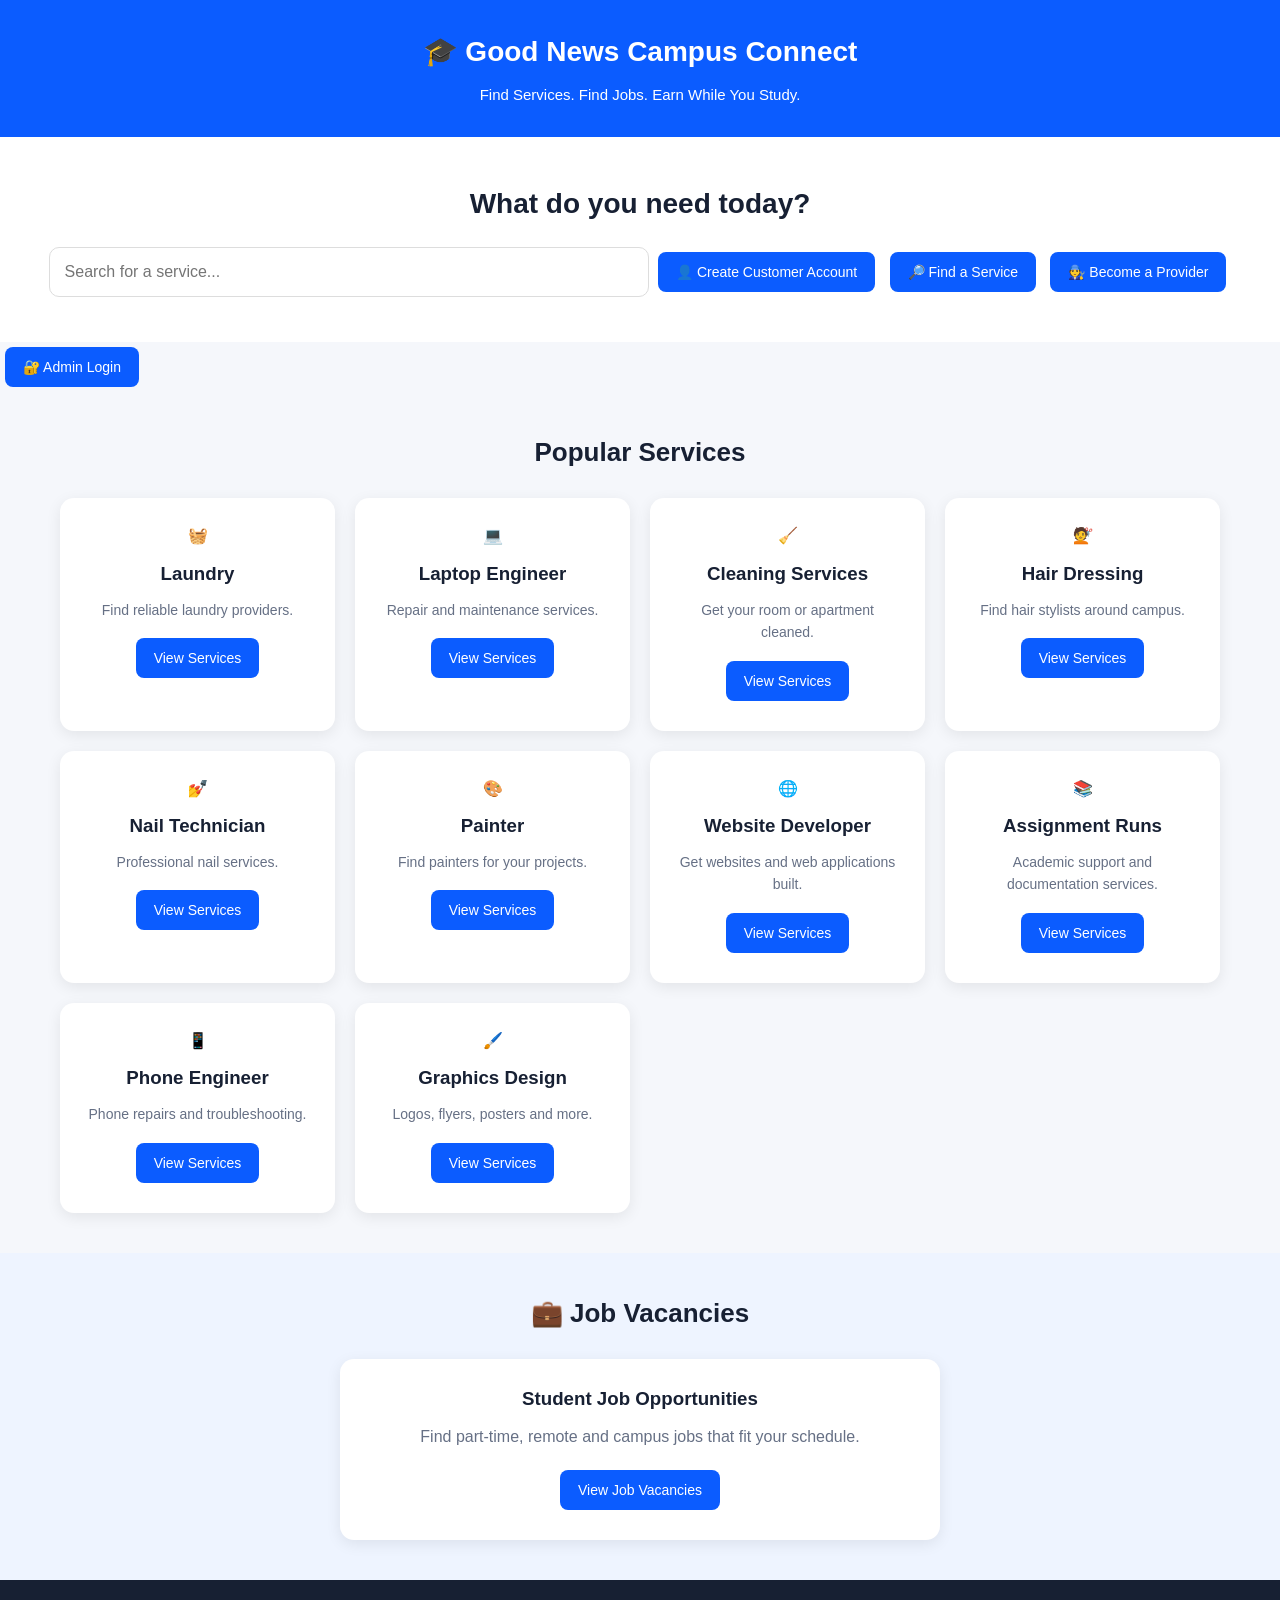
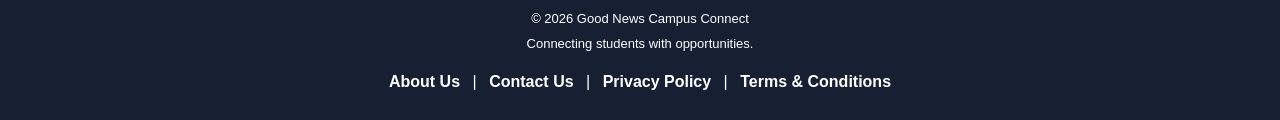
<file: index.html>
<!DOCTYPE html>
<html lang="en">
<head>
  <meta charset="UTF-8">
  <meta name="viewport" content="width=device-width, initial-scale=1.0">
  <title>Good News Campus Connect</title>
  <link rel="stylesheet" href="style.css">
</head>

<body>

<header>
  <h1>🎓 Good News Campus Connect</h1>
  <p>Find Services. Find Jobs. Earn While You Study.</p>
</header>

<section class="hero">
  <h2>What do you need today?</h2>

  <input
    type="text"
    id="search"
    placeholder="Search for a service..."
  >

  <button onclick="window.location.href='customer.html'">
    👤 Create Customer Account
  </button>

  <button onclick="window.location.href='providers.html'">
    🔎 Find a Service
  </button>

  <button onclick="window.location.href='provider.html'">
    🧑‍🔧 Become a Provider
  </button>
</section>
<button type="button" onclick="window.location.href='admin.html'">
  🔐 Admin Login
</button>

</section>

<section class="services">

  <h2>Popular Services</h2>

  <div class="service-grid">

    <div class="service-card">
      🧺
      <h3>Laundry</h3>
      <p>Find reliable laundry providers.</p>
      <button onclick="window.location.href='providers.html?service=Laundry'">
        View Services
      </button>
    </div>

    <div class="service-card">
      💻
      <h3>Laptop Engineer</h3>
      <p>Repair and maintenance services.</p>
      <button onclick="window.location.href='providers.html?service=Laptop%20Engineer'">
        View Services
      </button>
    </div>

    <div class="service-card">
      🧹
      <h3>Cleaning Services</h3>
      <p>Get your room or apartment cleaned.</p>
      <button onclick="window.location.href='providers.html?service=Cleaning%20Services'">
        View Services
      </button>
    </div>

    <div class="service-card">
      💇
      <h3>Hair Dressing</h3>
      <p>Find hair stylists around campus.</p>
      <button onclick="window.location.href='providers.html?service=Hair%20Dressing'">
        View Services
      </button>
    </div>

    <div class="service-card">
      💅
      <h3>Nail Technician</h3>
      <p>Professional nail services.</p>
      <button onclick="window.location.href='providers.html?service=Nail%20Technician'">
        View Services
      </button>
    </div>

    <div class="service-card">
      🎨
      <h3>Painter</h3>
      <p>Find painters for your projects.</p>
      <button onclick="window.location.href='providers.html?service=Painter'">
        View Services
      </button>
    </div>

    <div class="service-card">
      🌐
      <h3>Website Developer</h3>
      <p>Get websites and web applications built.</p>
      <button onclick="window.location.href='providers.html?service=Website%20Developer'">
        View Services
      </button>
    </div>

    <div class="service-card">
      📚
      <h3>Assignment Runs</h3>
      <p>Academic support and documentation services.</p>
      <button onclick="window.location.href='providers.html?service=Assignment%20Runs'">
        View Services
      </button>
    </div>

    <div class="service-card">
      📱
      <h3>Phone Engineer</h3>
      <p>Phone repairs and troubleshooting.</p>
      <button onclick="window.location.href='providers.html?service=Phone%20Engineer'">
        View Services
      </button>
    </div>

    <div class="service-card">
      🖌️
      <h3>Graphics Design</h3>
      <p>Logos, flyers, posters and more.</p>
      <button onclick="window.location.href='providers.html?service=Graphics%20Design'">
        View Services
      </button>
    </div>

  </div>
</section>

<section class="jobs">
  <h2>💼 Job Vacancies</h2>

  <div class="job-card">
    <h3>Student Job Opportunities</h3>
    <p>
      Find part-time, remote and campus jobs that fit your schedule.
    </p>

    <button onclick="window.location.href='jobs.html'">
  View Job Vacancies
    </button>
     <div>
        </section>
  <footer>  <p>© 2026 Good News Campus Connect</p>  <p>Connecting students with opportunities.</p>  <div class="footer-links"><a href="about.html">About Us</a>

<span>|</span>

<a href="contact.html">Contact Us</a>

<span>|</span>

<a href="privacy.html">Privacy Policy</a>

<span>|</span>

<a href="terms.html">Terms & Conditions</a>

  </div></footer>

  </body>
  </html>
</file>
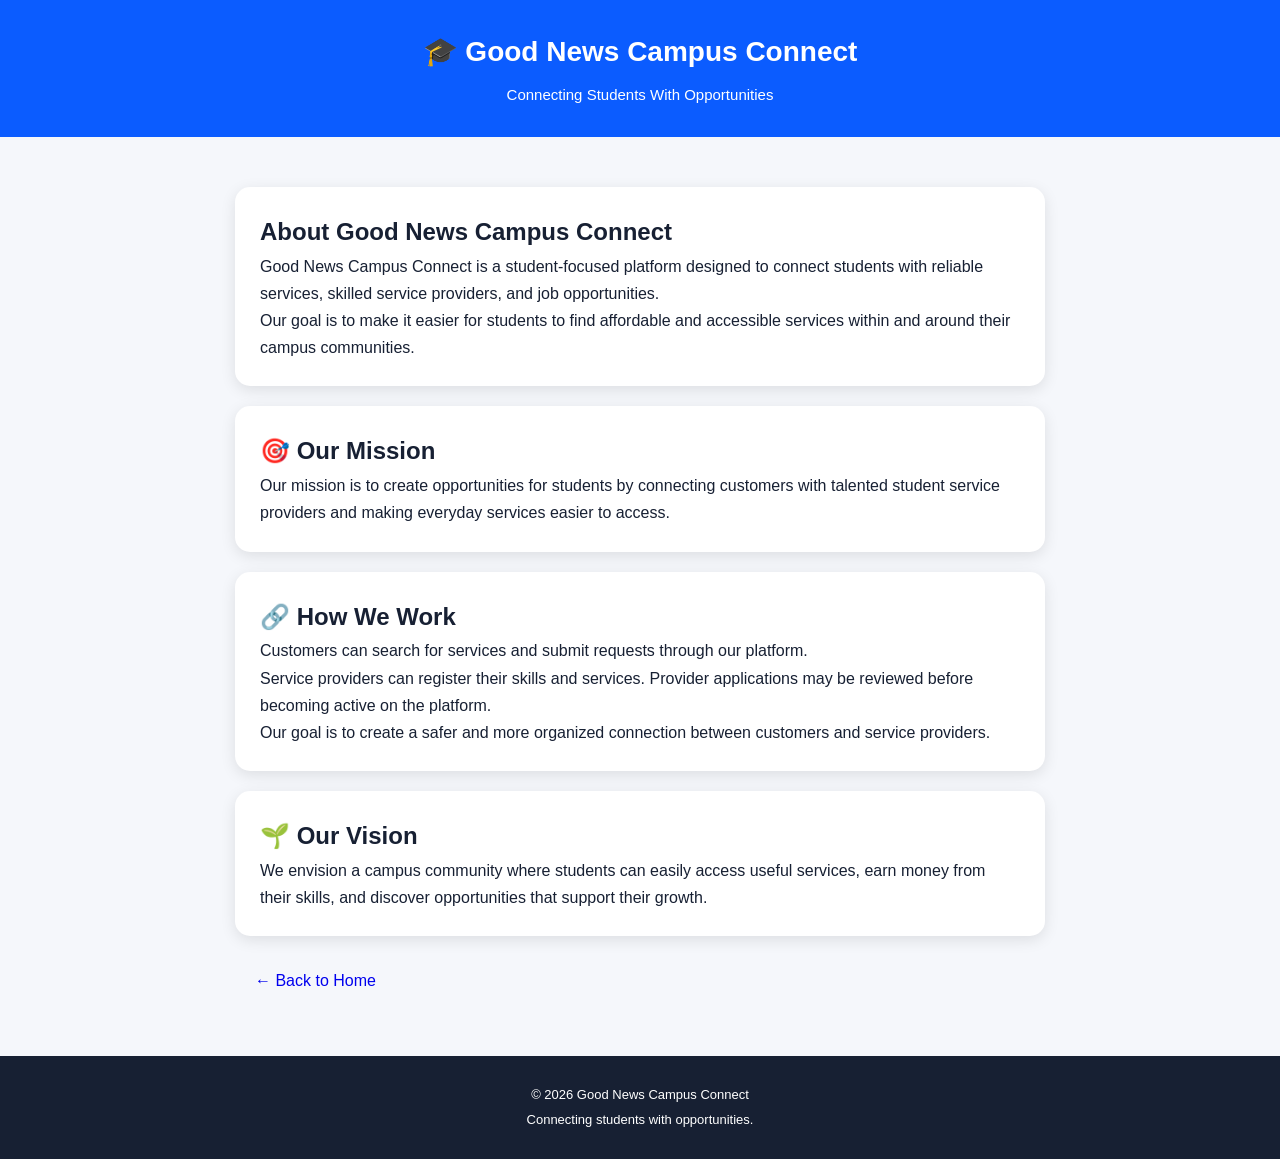
<file: about.html>
<!DOCTYPE html><html lang="en">
<head>
  <meta charset="UTF-8">
  <meta name="viewport" content="width=device-width, initial-scale=1.0">  <title>About Us - Good News Campus Connect</title>  <link rel="stylesheet" href="style.css">  <style>
    .about-container {
      max-width: 850px;
      margin: 30px auto;
      padding: 20px;
    }

    .about-card {
      background: white;
      padding: 25px;
      margin-bottom: 20px;
      border-radius: 15px;
      box-shadow: 0 4px 15px rgba(0,0,0,0.1);
      line-height: 1.7;
    }

    .back-btn {
      display: inline-block;
      padding: 12px 20px;
      text-decoration: none;
      border-radius: 8px;
    }
  </style></head><body><header>
  <h1>🎓 Good News Campus Connect</h1>
  <p>Connecting Students With Opportunities</p>
</header><div class="about-container">  <div class="about-card"><h2>About Good News Campus Connect</h2>

<p>
  Good News Campus Connect is a student-focused platform
  designed to connect students with reliable services,
  skilled service providers, and job opportunities.
</p>

<p>
  Our goal is to make it easier for students to find
  affordable and accessible services within and around
  their campus communities.
</p>

  </div>  <div class="about-card"><h2>🎯 Our Mission</h2>

<p>
  Our mission is to create opportunities for students by
  connecting customers with talented student service providers
  and making everyday services easier to access.
</p>

  </div>  <div class="about-card"><h2>🔗 How We Work</h2>

<p>
  Customers can search for services and submit requests
  through our platform.
</p>

<p>
  Service providers can register their skills and services.
  Provider applications may be reviewed before becoming active
  on the platform.
</p>

<p>
  Our goal is to create a safer and more organized connection
  between customers and service providers.
</p>

  </div>  <div class="about-card"><h2>🌱 Our Vision</h2>

<p>
  We envision a campus community where students can easily
  access useful services, earn money from their skills,
  and discover opportunities that support their growth.
</p>

  </div>  <a href="index.html" class="back-btn">
    ← Back to Home
  </a></div><footer>  <p>© 2026 Good News Campus Connect</p>  <p>
    Connecting students with opportunities.
  </p></footer></body>
  </html>
</file>
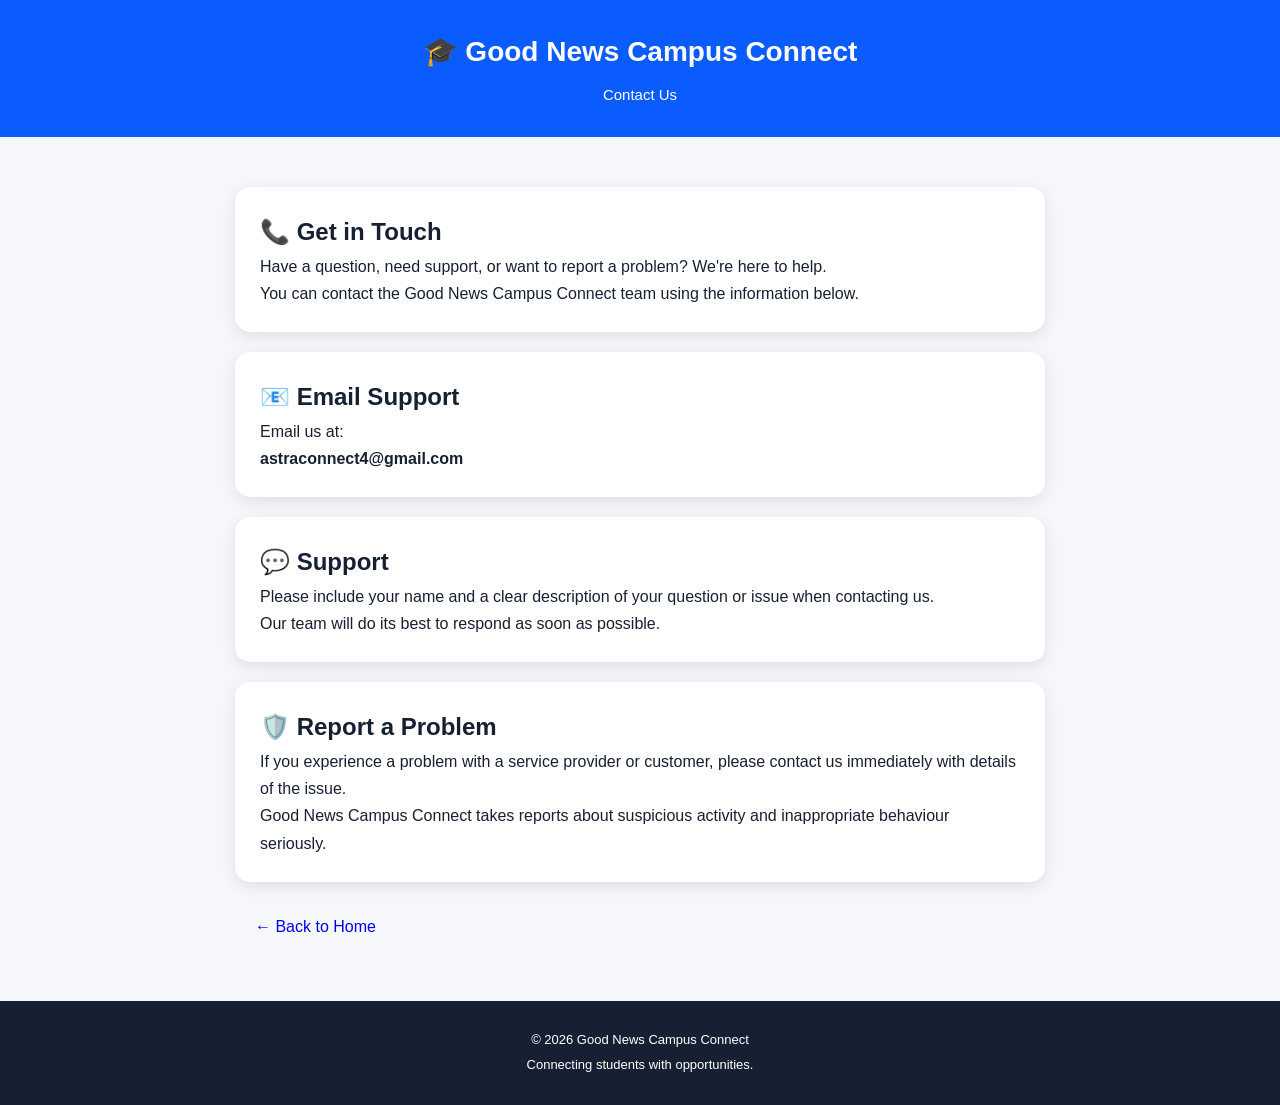
<file: contact.html>
<!DOCTYPE html><html lang="en">
<head>
  <meta charset="UTF-8">
  <meta name="viewport" content="width=device-width, initial-scale=1.0">  <title>Contact Us - Good News Campus Connect</title>  <link rel="stylesheet" href="style.css">  <style>
    .contact-container {
      max-width: 850px;
      margin: 30px auto;
      padding: 20px;
    }

    .contact-card {
      background: white;
      padding: 25px;
      margin-bottom: 20px;
      border-radius: 15px;
      box-shadow: 0 4px 15px rgba(0,0,0,0.1);
      line-height: 1.7;
    }

    .contact-card a {
      word-break: break-word;
    }

    .back-btn {
      display: inline-block;
      padding: 12px 20px;
      text-decoration: none;
      border-radius: 8px;
    }

    @media (max-width: 600px) {
      .contact-container {
        padding: 15px;
      }

      .contact-card {
        padding: 20px;
      }
    }
  </style></head><body><header>
  <h1>🎓 Good News Campus Connect</h1>
  <p>Contact Us</p>
</header><div class="contact-container">  <div class="contact-card"><h2>📞 Get in Touch</h2>

<p>
  Have a question, need support, or want to report a problem?
  We're here to help.
</p>

<p>
  You can contact the Good News Campus Connect team using
  the information below.
</p>

  </div>  <div class="contact-card"><h2>📧 Email Support</h2>

<p>
  Email us at:
</p>

<p>
  <strong>
    astraconnect4@gmail.com
  </strong>
</p>

  </div>  <div class="contact-card"><h2>💬 Support</h2>

<p>
  Please include your name and a clear description of your
  question or issue when contacting us.
</p>

<p>
  Our team will do its best to respond as soon as possible.
</p>

  </div>  <div class="contact-card"><h2>🛡️ Report a Problem</h2>

<p>
  If you experience a problem with a service provider or
  customer, please contact us immediately with details of
  the issue.
</p>

<p>
  Good News Campus Connect takes reports about suspicious
  activity and inappropriate behaviour seriously.
</p>

  </div>  <a href="index.html" class="back-btn">
    ← Back to Home
  </a></div><footer>  <p>© 2026 Good News Campus Connect</p>  <p>
    Connecting students with opportunities.
  </p></footer></body>
  </html>
</file>
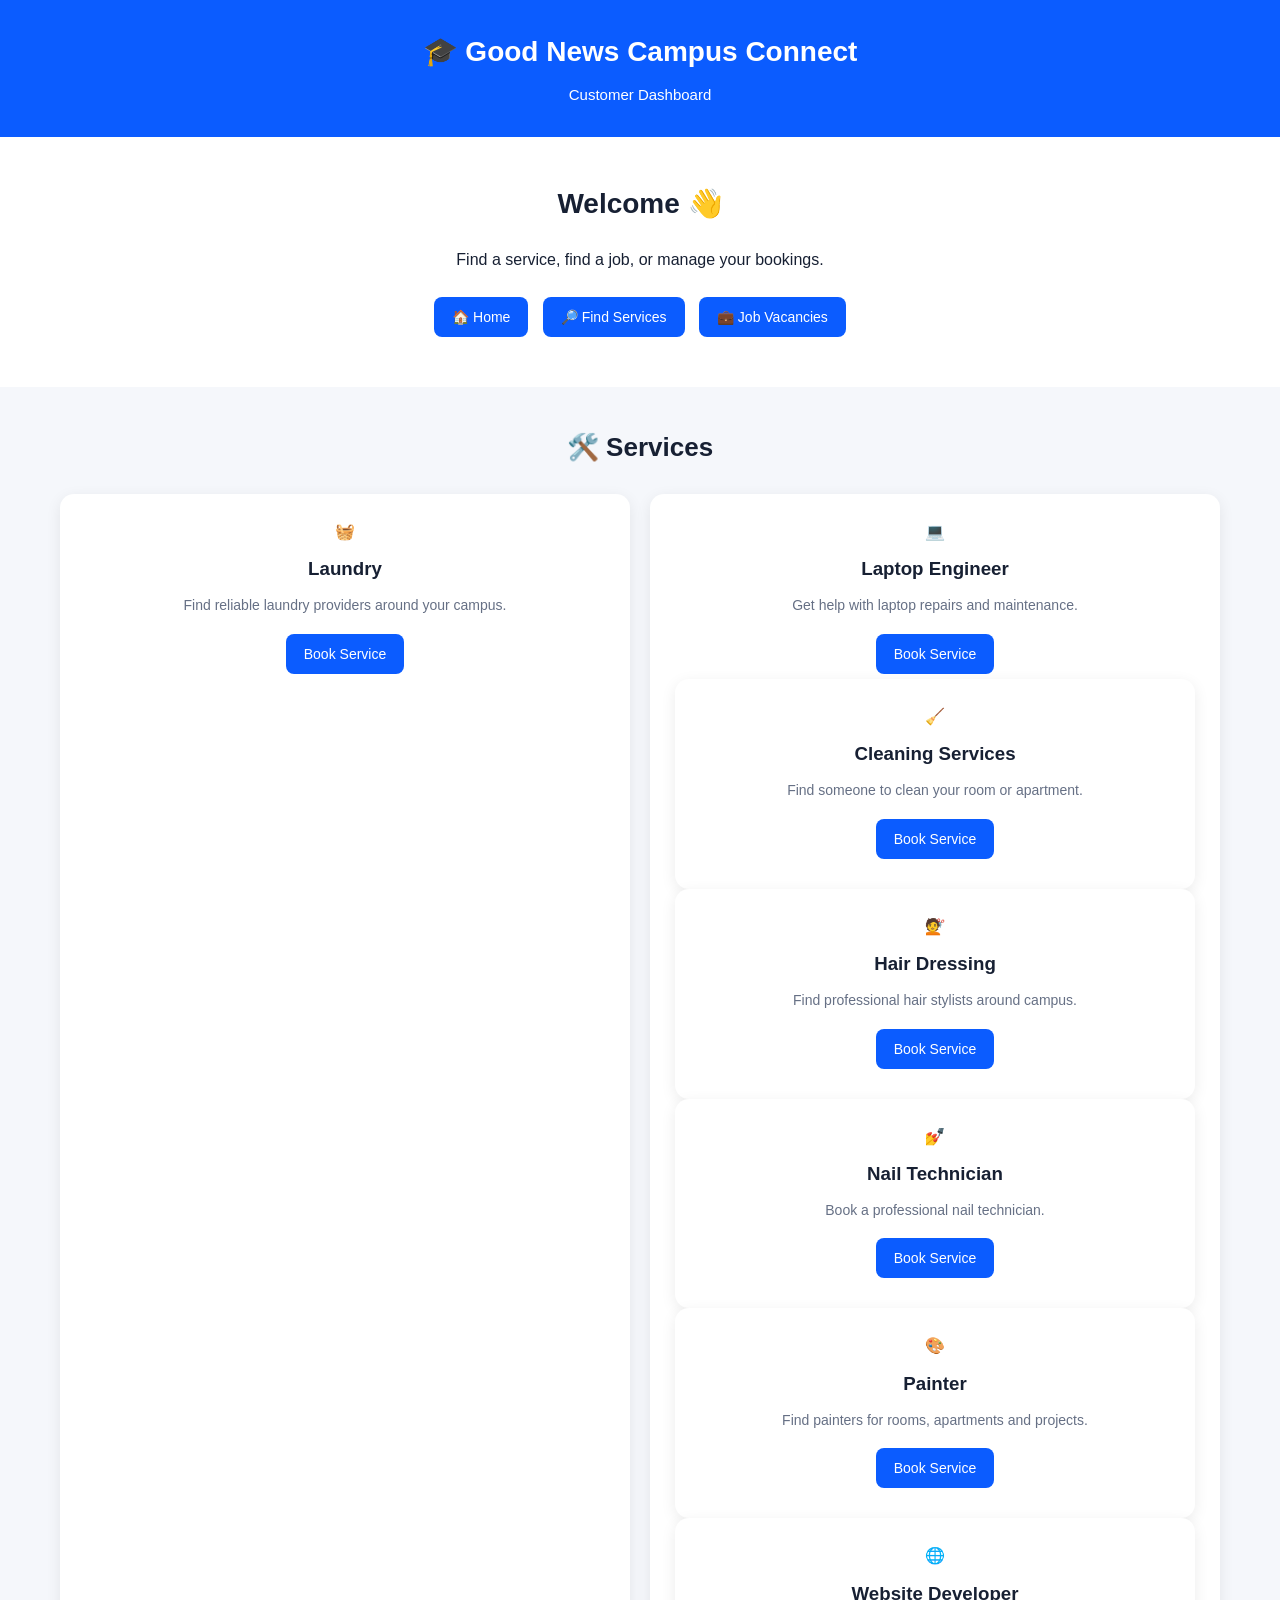
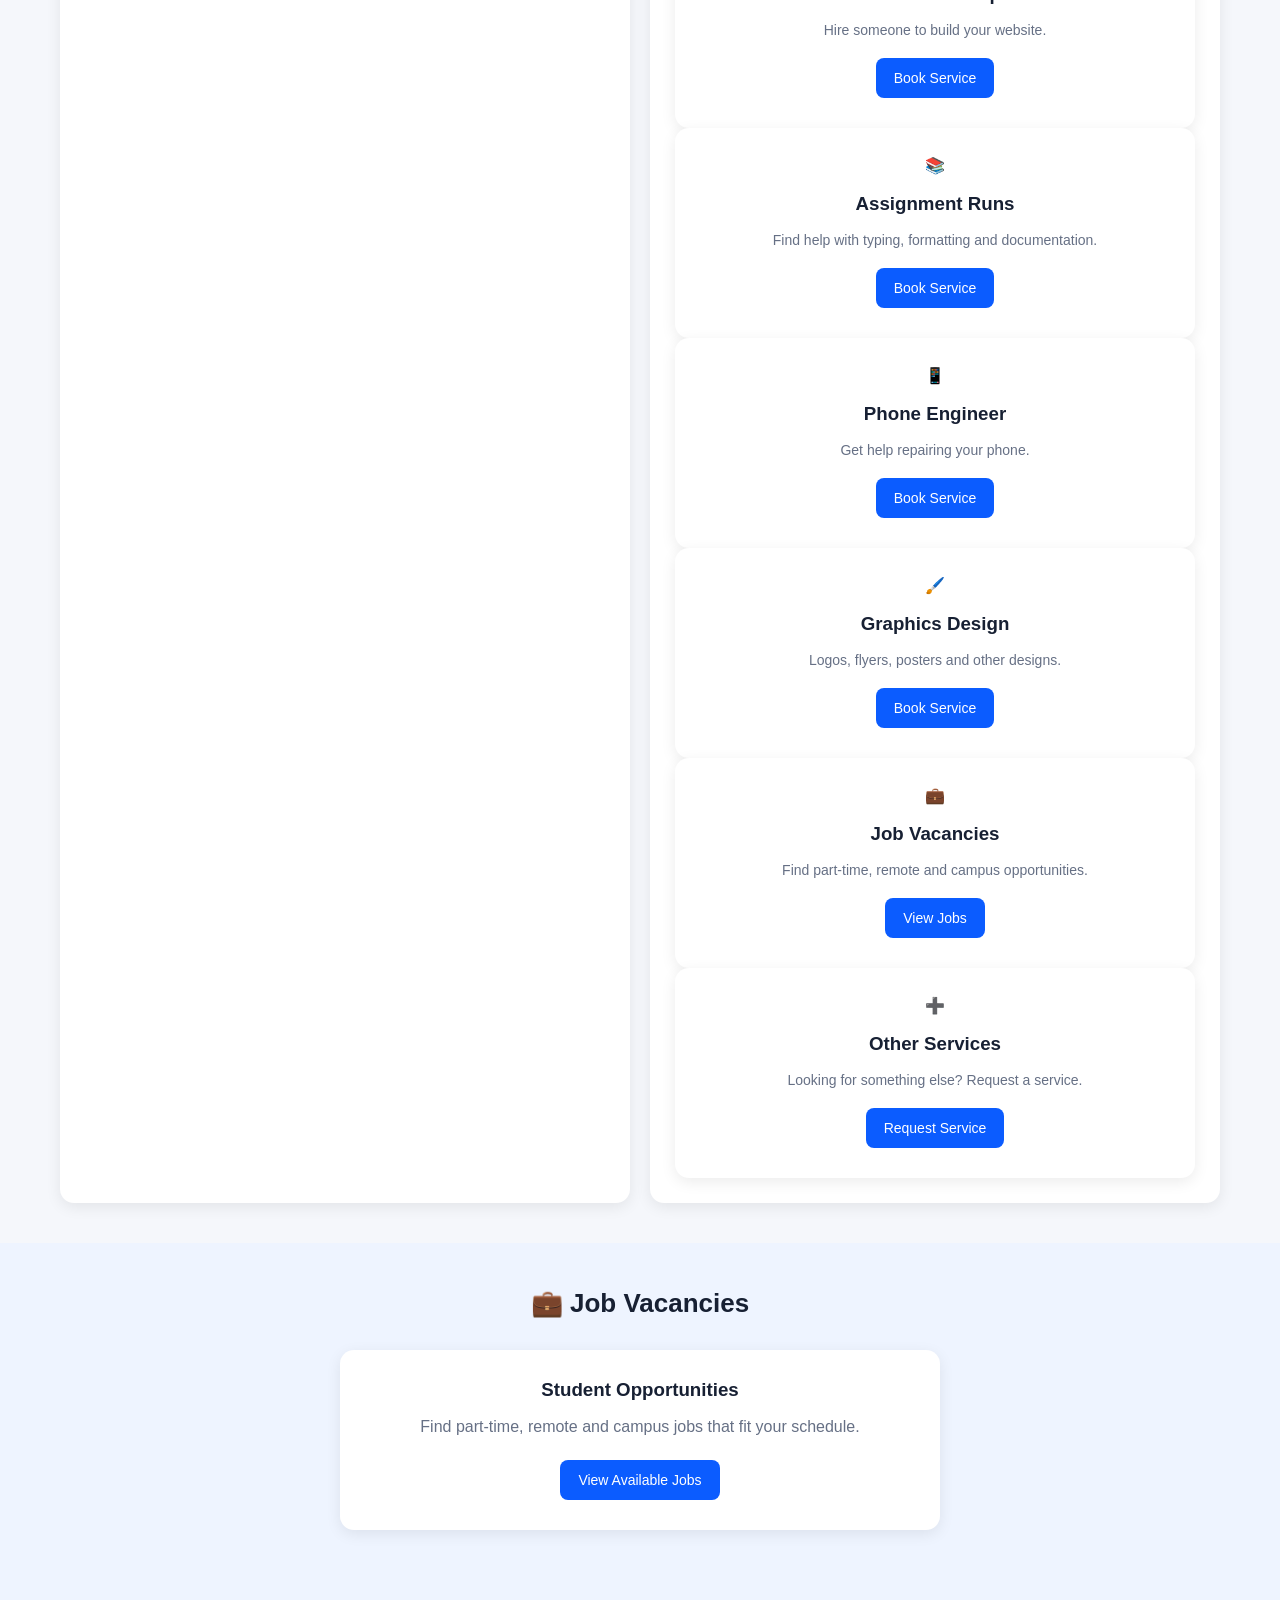
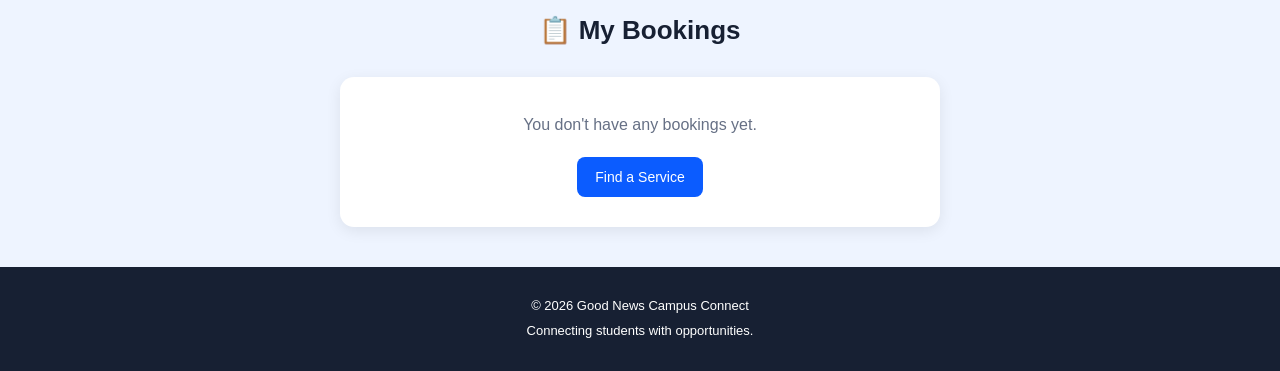
<file: customer-dashboard.html>
<!DOCTYPE html>
<html lang="en">
<head>
  <meta charset="UTF-8">
  <meta name="viewport" content="width=device-width, initial-scale=1.0">

  <title>Customer Dashboard - Good News Campus Connect</title>

  <link rel="stylesheet" href="style.css">
</head>

<body>

<header>
  <h1>🎓 Good News Campus Connect</h1>
  <p>Customer Dashboard</p>
</header>


<section class="hero">

  <h2>Welcome 👋</h2>

  <p>Find a service, find a job, or manage your bookings.</p>

  <div class="buttons">

    <button onclick="goHome()">
      🏠 Home
    </button>

    <button onclick="showServices()">
      🔎 Find Services
    </button>

    <button onclick="showJobs()">
      💼 Job Vacancies
    </button>

  </div>

</section>


<section class="services" id="services">

  <h2>🛠️ Services</h2>

  <div class="service-grid">


    <!-- LAUNDRY -->
    <div class="service-card">
      <div>🧺</div>
      <h3>Laundry</h3>
      <p>Find reliable laundry providers around your campus.</p>

      <button onclick="bookService('Laundry')">
        Book Service
      </button>
    </div>


    <!-- LAPTOP -->
    <div class="service-card">
      <div>💻</div>
      <h3>Laptop Engineer</h3>
      <p>Get help with laptop repairs and maintenance.</p>

<button onclick="window.location.href='providers.html?service=Laptop%20Engineer'">
  Book Service
</button>

    <!-- CLEANING -->
    <div class="service-card">
      <div>🧹</div>
      <h3>Cleaning Services</h3>
      <p>Find someone to clean your room or apartment.</p>

      <button onclick="bookService('Cleaning Services')">
        Book Service
      </button>
    </div>


    <!-- HAIR -->
    <div class="service-card">
      <div>💇</div>
      <h3>Hair Dressing</h3>
      <p>Find professional hair stylists around campus.</p>

      <button onclick="bookService('Hair Dressing')">
        Book Service
      </button>
    </div>


    <!-- NAIL -->
    <div class="service-card">
      <div>💅</div>
      <h3>Nail Technician</h3>
      <p>Book a professional nail technician.</p>

      <button onclick="bookService('Nail Technician')">
        Book Service
      </button>
    </div>


    <!-- PAINTER -->
    <div class="service-card">
      <div>🎨</div>
      <h3>Painter</h3>
      <p>Find painters for rooms, apartments and projects.</p>

      <button onclick="bookService('Painter')">
        Book Service
      </button>
    </div>


    <!-- WEBSITE -->
    <div class="service-card">
      <div>🌐</div>
      <h3>Website Developer</h3>
      <p>Hire someone to build your website.</p>

      <button onclick="bookService('Website Developer')">
        Book Service
      </button>
    </div>


    <!-- ASSIGNMENT -->
    <div class="service-card">
      <div>📚</div>
      <h3>Assignment Runs</h3>
      <p>Find help with typing, formatting and documentation.</p>

      <button onclick="bookService('Assignment Runs')">
        Book Service
      </button>
    </div>


    <!-- PHONE -->
    <div class="service-card">
      <div>📱</div>
      <h3>Phone Engineer</h3>
      <p>Get help repairing your phone.</p>

      <button onclick="bookService('Phone Engineer')">
        Book Service
      </button>
    </div>


    <!-- GRAPHICS -->
    <div class="service-card">
      <div>🖌️</div>
      <h3>Graphics Design</h3>
      <p>Logos, flyers, posters and other designs.</p>

      <button onclick="bookService('Graphics Design')">
        Book Service
      </button>
    </div>


    <!-- JOBS -->
    <div class="service-card">
      <div>💼</div>

      <h3>Job Vacancies</h3>

      <p>
        Find part-time, remote and campus opportunities.
      </p>

      <button onclick="showJobs()">
        View Jobs
      </button>

    </div>


    <!-- OTHER -->
    <div class="service-card">
      <div>➕</div>

      <h3>Other Services</h3>

      <p>
        Looking for something else? Request a service.
      </p>

      <button onclick="bookService('Other Services')">
        Request Service
      </button>

    </div>


  </div>

</section>


<!-- JOBS SECTION -->

<section class="jobs" id="jobs">

  <h2>💼 Job Vacancies</h2>

  <div class="job-card">

    <h3>Student Opportunities</h3>

    <p>
      Find part-time, remote and campus jobs
      that fit your schedule.
    </p>

    <button onclick="viewJobs()">
      View Available Jobs
    </button>

  </div>

</section>


<!-- BOOKINGS -->

<section class="jobs">

  <h2>📋 My Bookings</h2>

  <div class="job-card">

    <p id="bookingMessage">
      You don't have any bookings yet.
    </p>

    <button onclick="showServices()">
      Find a Service
    </button>

  </div>

</section>


<footer>

  <p>© 2026 Good News Campus Connect</p>

  <p>
    Connecting students with opportunities.
  </p>

</footer>


<script>

/* =========================
   HOME BUTTON
========================= */

function goHome() {

  window.location.href = "index.html";

}


/* =========================
   FIND SERVICES
========================= */

function showServices() {

  document
    .getElementById("services")
    .scrollIntoView({
      behavior: "smooth"
    });

}


/* =========================
   FIND JOBS
========================= */

function showJobs() {

  document
    .getElementById("jobs")
    .scrollIntoView({
      behavior: "smooth"
    });

}


/* =========================
   BOOK A SERVICE
========================= */

function bookService(serviceName) {

  window.location.href =
    "providers.html?service=" +
    encodeURIComponent(serviceName);

}


/* =========================
   VIEW JOBS
========================= */

function viewJobs() {

  alert("Job vacancies section coming next! 🚀");

}

</script>


</body>
  </html>
</file>
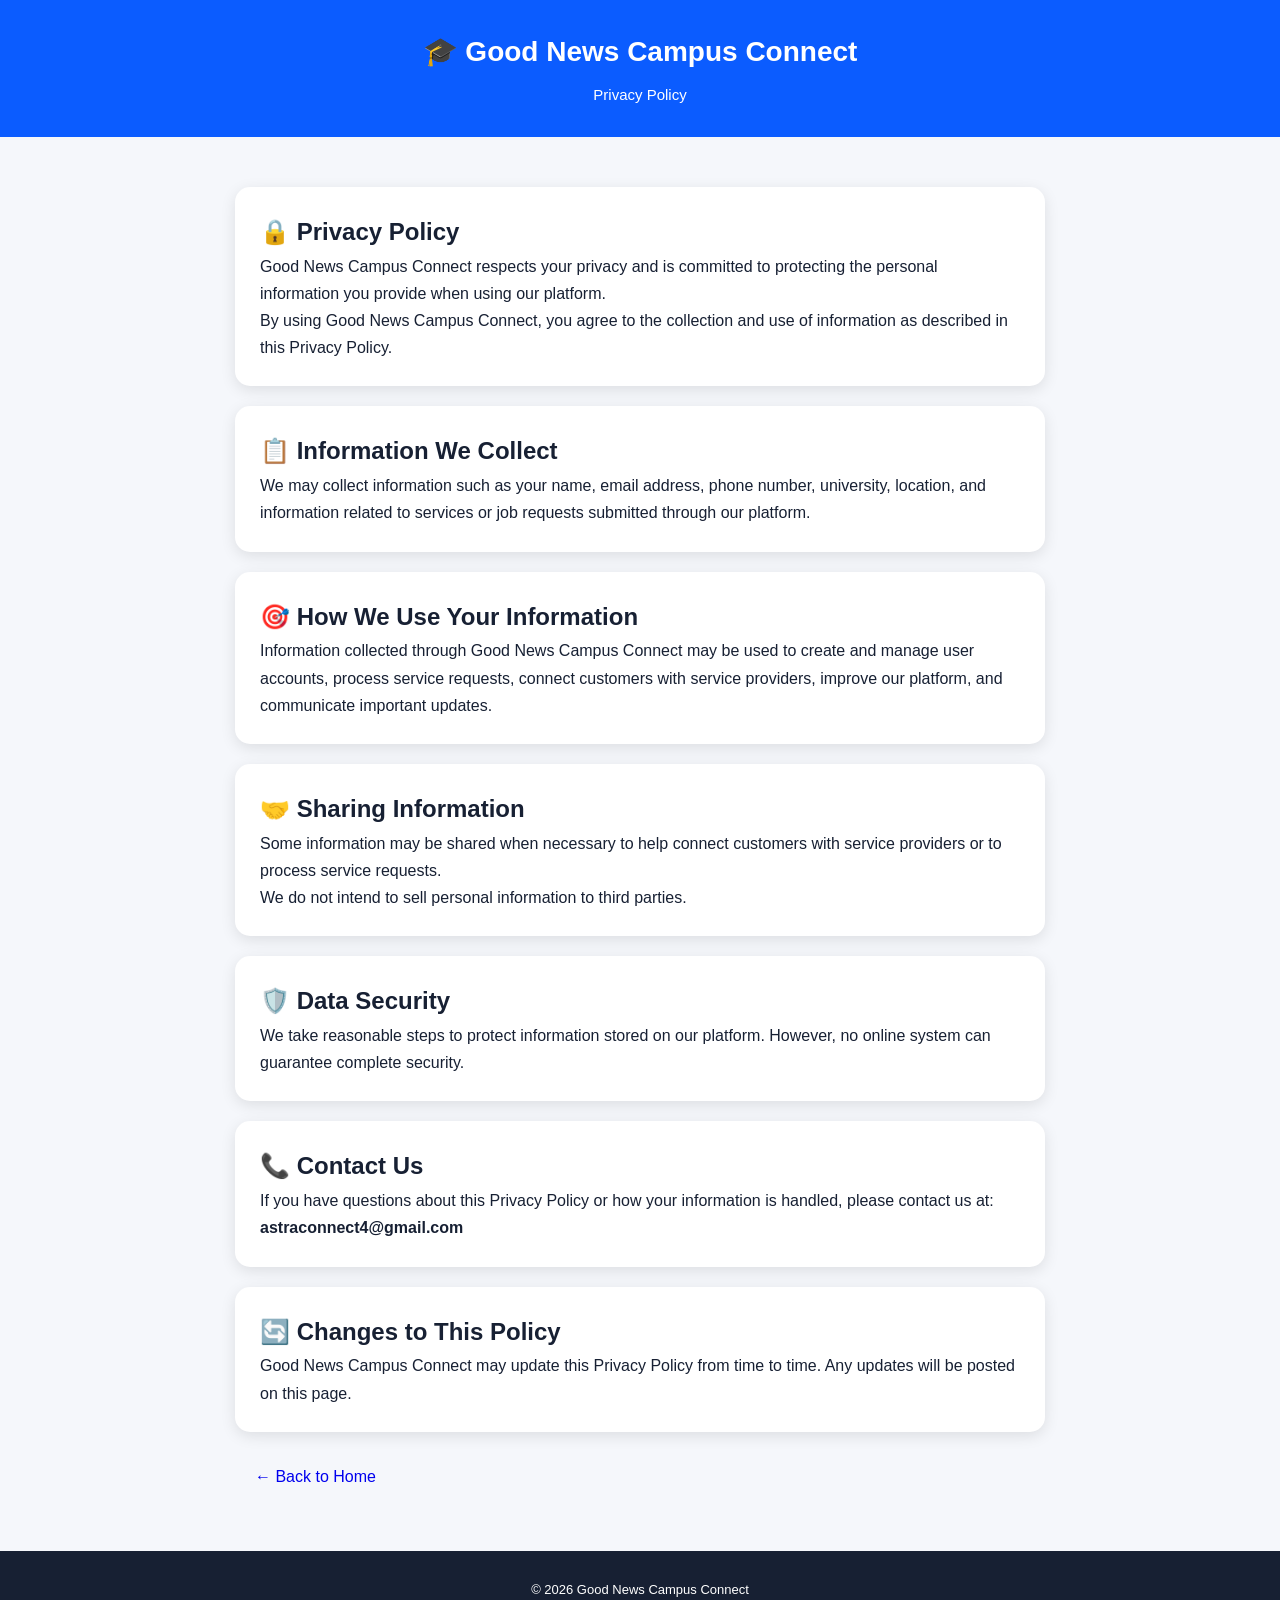
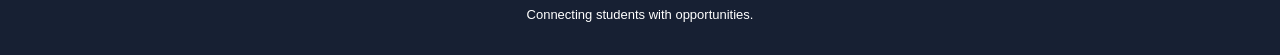
<file: privacy.html>
<!DOCTYPE html><html lang="en">
<head>
  <meta charset="UTF-8">
  <meta name="viewport" content="width=device-width, initial-scale=1.0">  <title>Privacy Policy - Good News Campus Connect</title>  <link rel="stylesheet" href="style.css">  <style>
    .privacy-container {
      max-width: 850px;
      margin: 30px auto;
      padding: 20px;
    }

    .privacy-card {
      background: white;
      padding: 25px;
      margin-bottom: 20px;
      border-radius: 15px;
      box-shadow: 0 4px 15px rgba(0,0,0,0.1);
      line-height: 1.7;
    }

    .back-btn {
      display: inline-block;
      padding: 12px 20px;
      text-decoration: none;
      border-radius: 8px;
    }

    @media (max-width: 600px) {
      .privacy-container {
        padding: 15px;
      }

      .privacy-card {
        padding: 20px;
      }
    }
  </style></head><body><header>
  <h1>🎓 Good News Campus Connect</h1>
  <p>Privacy Policy</p>
</header><div class="privacy-container">  <div class="privacy-card"><h2>🔒 Privacy Policy</h2>

<p>
  Good News Campus Connect respects your privacy and is
  committed to protecting the personal information you
  provide when using our platform.
</p>

<p>
  By using Good News Campus Connect, you agree to the
  collection and use of information as described in this
  Privacy Policy.
</p>

  </div>  <div class="privacy-card"><h2>📋 Information We Collect</h2>

<p>
  We may collect information such as your name, email address,
  phone number, university, location, and information related
  to services or job requests submitted through our platform.
</p>

  </div>  <div class="privacy-card"><h2>🎯 How We Use Your Information</h2>

<p>
  Information collected through Good News Campus Connect may
  be used to create and manage user accounts, process service
  requests, connect customers with service providers, improve
  our platform, and communicate important updates.
</p>

  </div>  <div class="privacy-card"><h2>🤝 Sharing Information</h2>

<p>
  Some information may be shared when necessary to help connect
  customers with service providers or to process service
  requests.
</p>

<p>
  We do not intend to sell personal information to third parties.
</p>

  </div>  <div class="privacy-card"><h2>🛡️ Data Security</h2>

<p>
  We take reasonable steps to protect information stored on
  our platform. However, no online system can guarantee
  complete security.
</p>

  </div>  <div class="privacy-card"><h2>📞 Contact Us</h2>

<p>
  If you have questions about this Privacy Policy or how your
  information is handled, please contact us at:
</p>

<p>
  <strong>astraconnect4@gmail.com</strong>
</p>

  </div>  <div class="privacy-card"><h2>🔄 Changes to This Policy</h2>

<p>
  Good News Campus Connect may update this Privacy Policy
  from time to time. Any updates will be posted on this page.
</p>

  </div>  <a href="index.html" class="back-btn">
    ← Back to Home
  </a></div><footer>  <p>© 2026 Good News Campus Connect</p>  <p>Connecting students with opportunities.</p></footer></body>
</html>
</file>
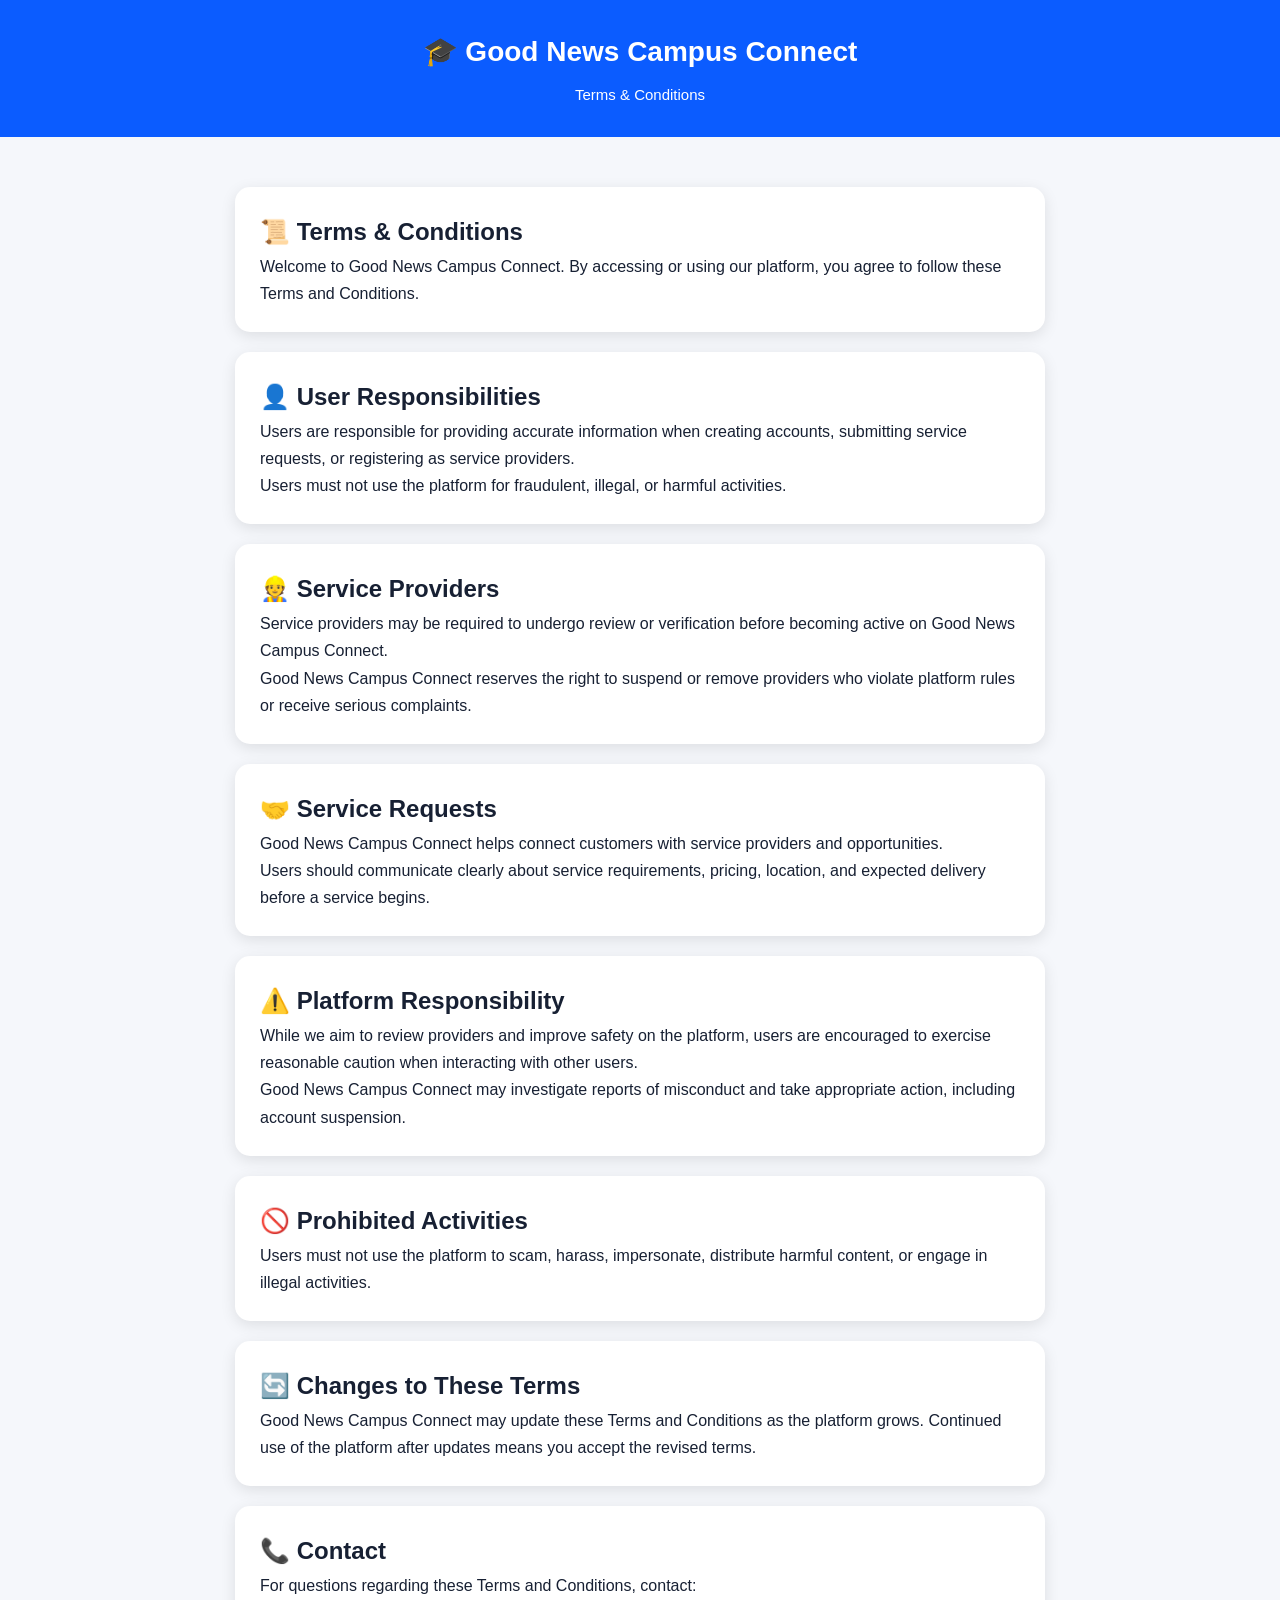
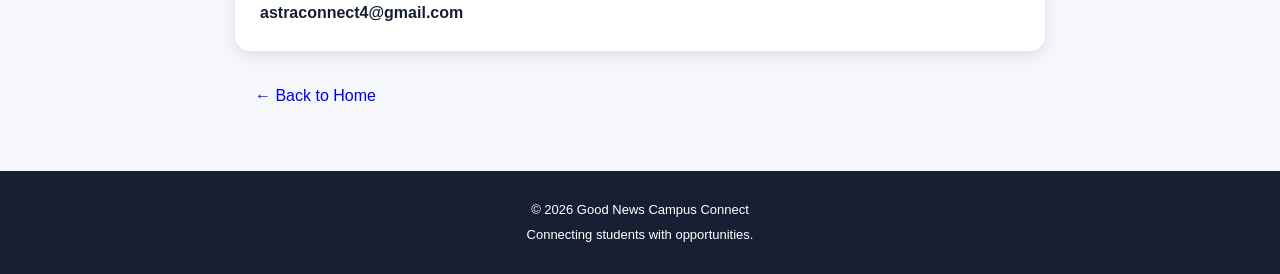
<file: terms.html>
<!DOCTYPE html><html lang="en">
<head>
  <meta charset="UTF-8">
  <meta name="viewport" content="width=device-width, initial-scale=1.0">  <title>Terms & Conditions - Good News Campus Connect</title>  <link rel="stylesheet" href="style.css">  <style>
    .terms-container {
      max-width: 850px;
      margin: 30px auto;
      padding: 20px;
    }

    .terms-card {
      background: white;
      padding: 25px;
      margin-bottom: 20px;
      border-radius: 15px;
      box-shadow: 0 4px 15px rgba(0,0,0,0.1);
      line-height: 1.7;
    }

    .back-btn {
      display: inline-block;
      padding: 12px 20px;
      text-decoration: none;
      border-radius: 8px;
    }

    @media (max-width: 600px) {
      .terms-container {
        padding: 15px;
      }

      .terms-card {
        padding: 20px;
      }
    }
  </style></head><body><header>
  <h1>🎓 Good News Campus Connect</h1>
  <p>Terms & Conditions</p>
</header><div class="terms-container">  <div class="terms-card"><h2>📜 Terms & Conditions</h2>

<p>
  Welcome to Good News Campus Connect. By accessing or using
  our platform, you agree to follow these Terms and Conditions.
</p>

  </div>  <div class="terms-card"><h2>👤 User Responsibilities</h2>

<p>
  Users are responsible for providing accurate information when
  creating accounts, submitting service requests, or registering
  as service providers.
</p>

<p>
  Users must not use the platform for fraudulent, illegal, or
  harmful activities.
</p>

  </div>  <div class="terms-card"><h2>👷 Service Providers</h2>

<p>
  Service providers may be required to undergo review or
  verification before becoming active on Good News Campus Connect.
</p>

<p>
  Good News Campus Connect reserves the right to suspend or
  remove providers who violate platform rules or receive serious
  complaints.
</p>

  </div>  <div class="terms-card"><h2>🤝 Service Requests</h2>

<p>
  Good News Campus Connect helps connect customers with service
  providers and opportunities.
</p>

<p>
  Users should communicate clearly about service requirements,
  pricing, location, and expected delivery before a service begins.
</p>

  </div>  <div class="terms-card"><h2>⚠️ Platform Responsibility</h2>

<p>
  While we aim to review providers and improve safety on the
  platform, users are encouraged to exercise reasonable caution
  when interacting with other users.
</p>

<p>
  Good News Campus Connect may investigate reports of misconduct
  and take appropriate action, including account suspension.
</p>

  </div>  <div class="terms-card"><h2>🚫 Prohibited Activities</h2>

<p>
  Users must not use the platform to scam, harass, impersonate,
  distribute harmful content, or engage in illegal activities.
</p>

  </div>  <div class="terms-card"><h2>🔄 Changes to These Terms</h2>

<p>
  Good News Campus Connect may update these Terms and Conditions
  as the platform grows. Continued use of the platform after
  updates means you accept the revised terms.
</p>

  </div>  <div class="terms-card"><h2>📞 Contact</h2>

<p>
  For questions regarding these Terms and Conditions, contact:
</p>

<p>
  <strong>astraconnect4@gmail.com</strong>
</p>

  </div>  <a href="index.html" class="back-btn">
    ← Back to Home
  </a></div><footer>  <p>© 2026 Good News Campus Connect</p>  <p>Connecting students with opportunities.</p></footer></body>
  </html>
</file>
<file: style.css>
* {
  margin: 0;
  padding: 0;
  box-sizing: border-box;
}

body {
  font-family: Arial, sans-serif;
  background: #f5f7fb;
  color: #172033;
  line-height: 1.6;
}

/* =========================
   HEADER
========================= */

header {
  background: #0b5cff;
  color: white;
  text-align: center;
  padding: 30px 20px;
}

header h1 {
  font-size: 28px;
  margin-bottom: 8px;
}

header p {
  font-size: 15px;
}


/* =========================
   HERO SECTION
========================= */

.hero {
  text-align: center;
  padding: 45px 20px;
  background: white;
}

.hero h2 {
  font-size: 28px;
  margin-bottom: 20px;
}

#search {
  width: 90%;
  max-width: 600px;
  padding: 15px;
  border: 1px solid #ddd;
  border-radius: 10px;
  font-size: 16px;
  outline: none;
}

.buttons {
  margin-top: 20px;
}


/* =========================
   BUTTONS
========================= */

button {
  border: none;
  background: #0b5cff;
  color: white;
  padding: 12px 18px;
  margin: 5px;
  border-radius: 8px;
  cursor: pointer;
  font-size: 14px;
}

button:hover {
  background: #0848c7;
}


/* =========================
   SERVICES
========================= */

.services {
  padding: 40px 20px;
  max-width: 1200px;
  margin: auto;
}

.services h2,
.jobs h2 {
  text-align: center;
  margin-bottom: 25px;
  font-size: 26px;
}

.service-grid {
  display: grid;
  grid-template-columns:
    repeat(auto-fit, minmax(220px, 1fr));
  gap: 20px;
}

.service-card {
  background: white;
  padding: 25px;
  border-radius: 14px;
  text-align: center;
  box-shadow:
    0 4px 15px rgba(0, 0, 0, 0.08);
  transition: 0.2s;
}

.service-card:hover {
  transform: translateY(-4px);
}

.service-card h3 {
  margin: 10px 0;
}

.service-card p {
  color: #667085;
  font-size: 14px;
  margin-bottom: 12px;
}


/* =========================
   JOBS
========================= */

.jobs {
  padding: 40px 20px;
  background: #eef4ff;
}

.job-card {
  background: white;
  max-width: 600px;
  margin: auto;
  padding: 25px;
  border-radius: 14px;
  text-align: center;
  box-shadow:
    0 4px 15px rgba(0, 0, 0, 0.08);
}

.job-card p {
  margin: 10px 0 15px;
  color: #667085;
}


/* =========================
   FOOTER
========================= */

footer {
  background: #172033;
  color: white;
  text-align: center;
  padding: 25px 15px;
  margin-top: 0;
}

footer p {
  font-size: 13px;
  margin: 4px;
}

.footer-links {
  margin-top: 15px;
  text-align: center;
}

.footer-links a {
  margin: 0 8px;
  text-decoration: none;
  font-weight: bold;
  color: white;
}

.footer-links a:hover {
  text-decoration: underline;
}


/* =========================
   PROVIDER REGISTRATION
========================= */

#providerForm {
  max-width: 600px;
  margin: 30px auto;
  display: flex;
  flex-direction: column;
  gap: 15px;
  text-align: left;
}

#providerForm input,
#providerForm select,
#providerForm textarea {
  width: 100%;
  padding: 14px;
  border: 1px solid #ddd;
  border-radius: 10px;
  font-size: 16px;
  font-family: Arial, sans-serif;
  outline: none;
  background: white;
}

#providerForm textarea {
  min-height: 130px;
  resize: vertical;
}

#providerForm input:focus,
#providerForm select:focus,
#providerForm textarea:focus {
  border-color: #0b5cff;
}

#providerForm button {
  width: 100%;
  padding: 15px;
  font-size: 16px;
  font-weight: bold;
}


/* =========================
   ADMIN FORM ELEMENTS
========================= */

select,
textarea {
  display: block;
  width: 90%;
  max-width: 500px;
  padding: 12px;
  margin: 10px auto;
  border-radius: 8px;
  border: 1px solid #ccc;
  box-sizing: border-box;
  font-family: Arial, sans-serif;
}

textarea {
  min-height: 120px;
  resize: vertical;
}


/* =========================
   MOBILE
========================= */

@media (max-width: 600px) {

  header h1 {
    font-size: 24px;
  }

  .hero h2 {
    font-size: 24px;
  }

  .footer-links {
    line-height: 2.5;
  }

  .footer-links span {
    display: none;
  }

  .footer-links a {
    display: inline-block;
    margin: 0 6px;
  }

}
</file>
